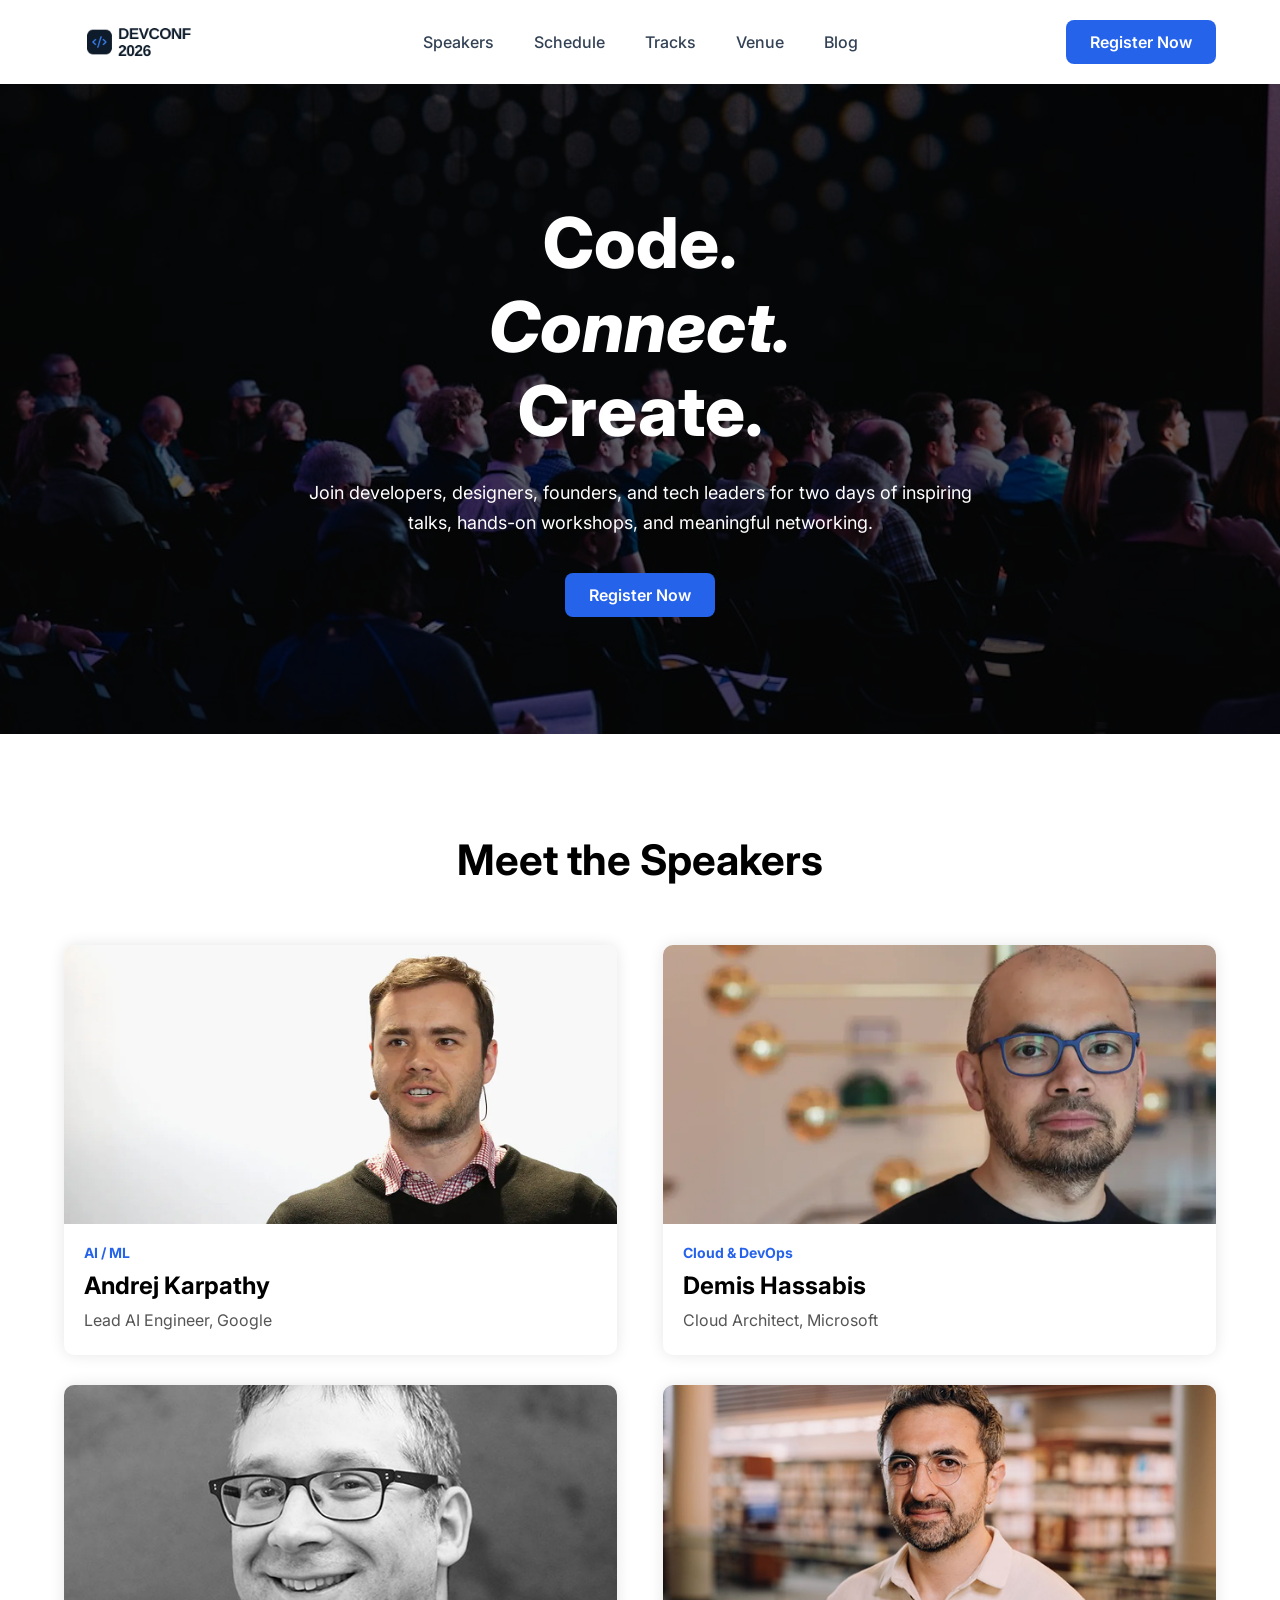
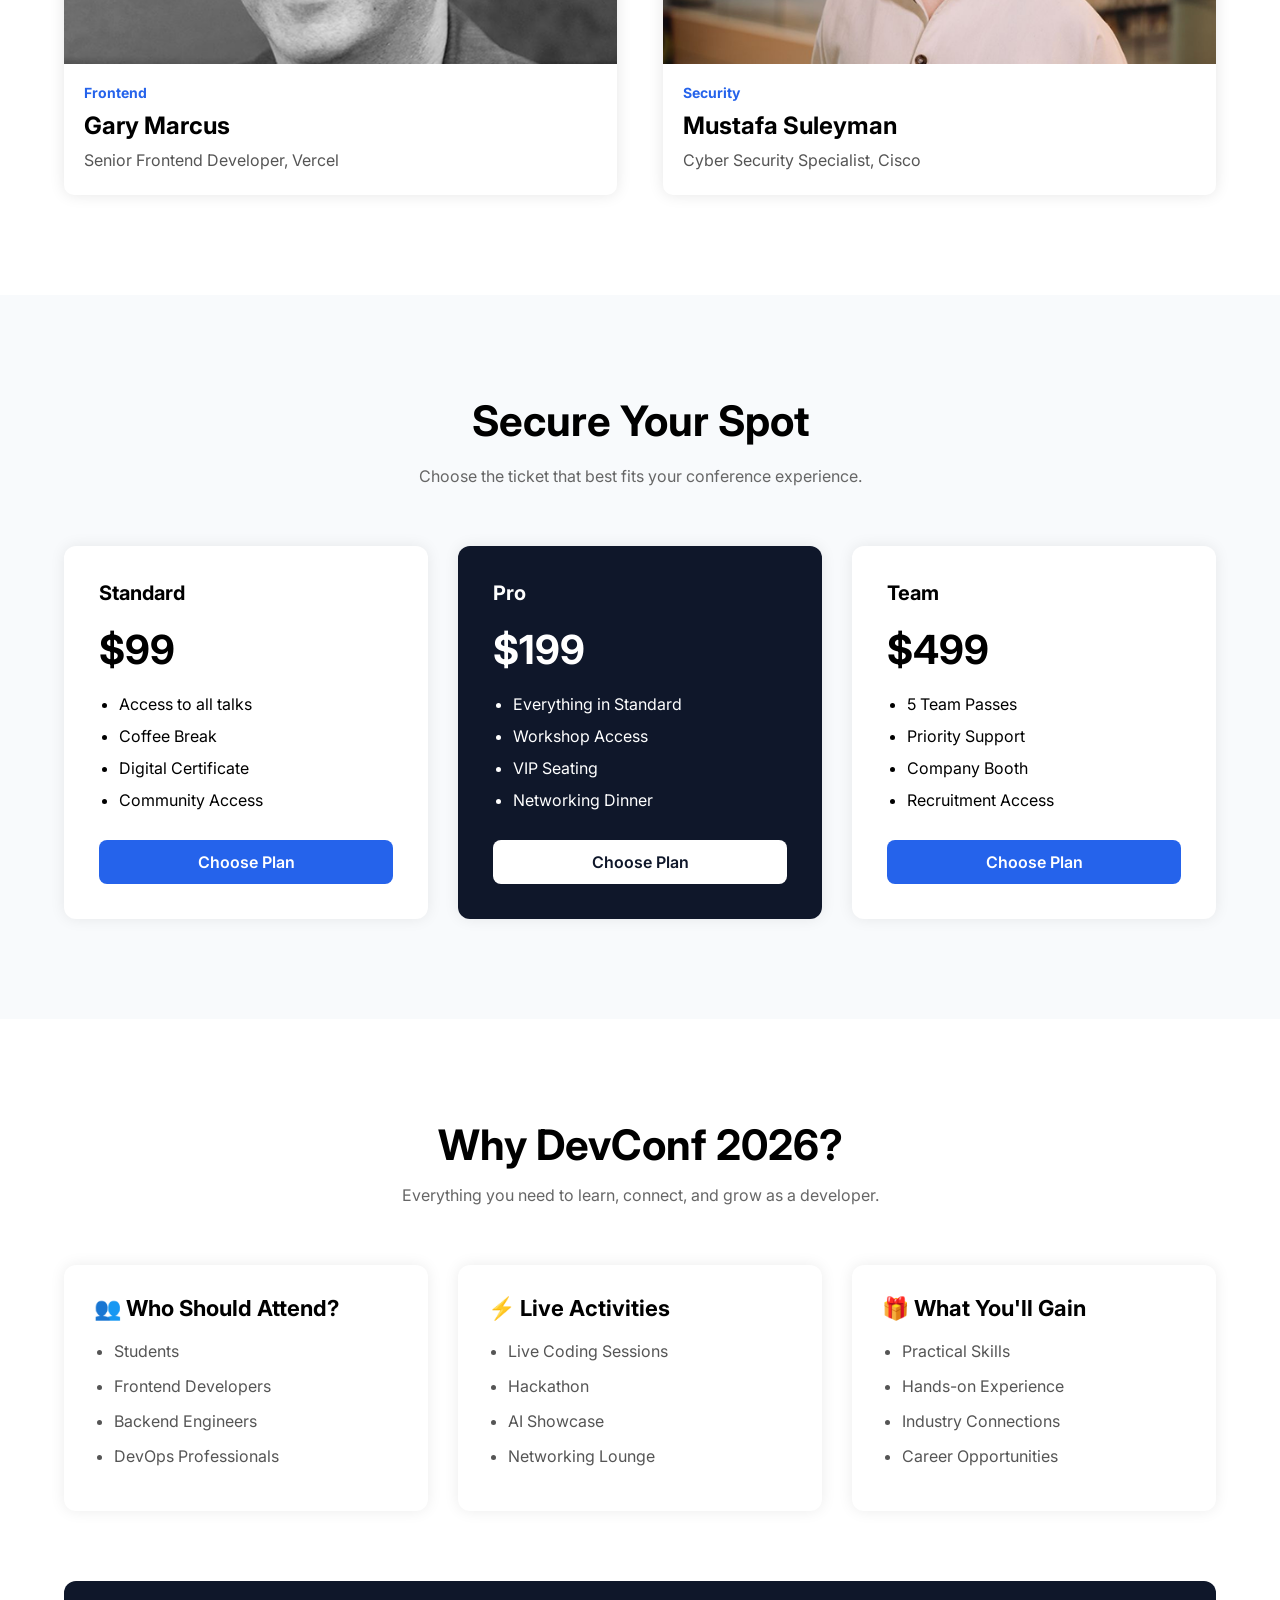
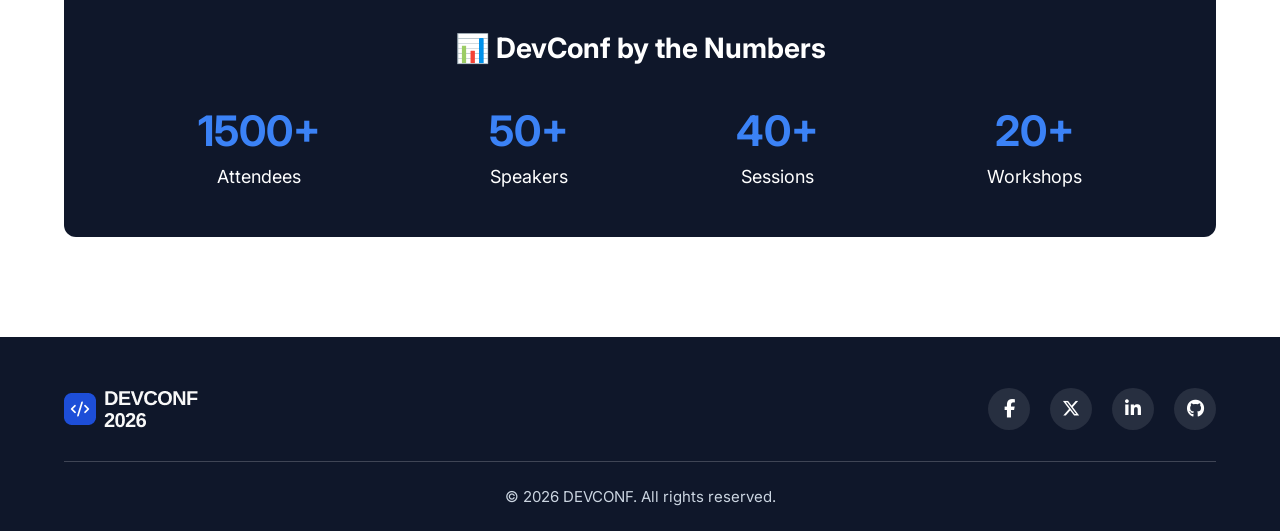
<file: index.html>
<!DOCTYPE html>
<html>
<head>
    <meta charset="UTF-8">
    <meta name="viewport" content="width=device-width, initial-scale=1.0">
    <title>DEVCONF 2026</title>

    <!-- google font -->
    <link rel="preconnect" href="https://fonts.googleapis.com">
    <link rel="preconnect" href="https://fonts.gstatic.com" crossorigin>

    <link href="https://fonts.googleapis.com/css2?family=Inter:wght@300;400;500;600;700;800&display=swap" rel="stylesheet">

   
    <link rel="stylesheet" href="style.css">
    <link rel="stylesheet" href="https://cdnjs.cloudflare.com/ajax/libs/font-awesome/6.7.2/css/all.min.css">
</head>

<body>

    <!--navbar-->

    <nav>

        <div class="container navbar">

           <div class="logo">

    <img src="./images/logo.png" alt="DEVCONF Logo">

    

</div>
            <ul class="menu">
                <li><a href="#">Speakers</a></li>
                <li><a href="#">Schedule</a></li>
                <li><a href="#">Tracks</a></li>
                <li><a href="#">Venue</a></li>
                <li><a href="#">Blog</a></li>
            </ul>

            <a href="#" class="btn">Register Now</a>

        </div>

    </nav>


<!-- Hero Section -->

<div class="hero">

    <div class="overlay">

        <div class="container">

            <div class="hero-content">

                <h1>
                    Code.
                    <br>
                    <span><i>Connect.</i></span>
                    <br>
                    Create.
                </h1>

                <p>
                    Join developers, designers, founders, and tech leaders for two days of inspiring talks, hands-on workshops, and meaningful networking.
                </p>

                <a href="#" class="btn">Register Now</a>

            </div>

        </div>

    </div>

</div>

<!-- Meet the Speakers -->

<div class="speakers">

    <div class="container">

        <h2>Meet the Speakers</h2>

        <div class="speaker-card-container">

    
            <div class="speaker-card">

                <img src="./images/andrej.png" alt="Speaker">

                <h5>AI / ML</h5>

                <h3>Andrej Karpathy</h3>

                <p>Lead AI Engineer, Google</p>

            </div>

            <div class="speaker-card">

                <img src="./images/demis.png" alt="Speaker">

                <h5>Cloud & DevOps</h5>

                <h3>Demis Hassabis</h3>

                <p>Cloud Architect, Microsoft</p>

            </div>


            <div class="speaker-card">

                <img src="./images/gary.png" alt="Speaker">

                <h5>Frontend</h5>

                <h3>Gary Marcus</h3>

                <p>Senior Frontend Developer, Vercel</p>

            </div>


            <div class="speaker-card">

                <img src="./images/mustafa.png" alt="Speaker">

                <h5>Security</h5>

                <h3>Mustafa Suleyman</h3>

                <p>Cyber Security Specialist, Cisco</p>

            </div>

        </div>

    </div>

</div>

<!-- Pricing -->

<div class="pricing">

    <div class="container">

        <h2>Secure Your Spot</h2>

        <p class="pricing-text">
            Choose the ticket that best fits your conference experience.
        </p>

        <div class="pricing-container">

            <!-- Standard -->

            <div class="price-card">

                <h4>Standard</h4>

                <h3>$99</h3>

                <ul>
                    <li>Access to all talks</li>
                    <li>Coffee Break</li>
                    <li>Digital Certificate</li>
                    <li>Community Access</li>
                </ul>

                <a href="#" class="btn">Choose Plan</a>

            </div>

            <!-- Pro -->

            <div class="price-card active">

                <h4>Pro</h4>

                <h3>$199</h3>

                <ul>
                    <li>Everything in Standard</li>
                    <li>Workshop Access</li>
                    <li>VIP Seating</li>
                    <li>Networking Dinner</li>
                </ul>

                <a href="#" class="btn">Choose Plan</a>

            </div>

            <!-- Team -->

            <div class="price-card">

                <h4>Team</h4>

                <h3>$499</h3>

                <ul>
                    <li>5 Team Passes</li>
                    <li>Priority Support</li>
                    <li>Company Booth</li>
                    <li>Recruitment Access</li>
                </ul>

                <a href="#" class="btn">Choose Plan</a>

            </div>

        </div>

    </div>

</div>

<!-- WhySection -->

<div class="why-devconf">

    <div class="container">

        <h2>Why DevConf 2026?</h2>

        <p class="why-text">
            Everything you need to learn, connect, and grow as a developer.
        </p>

        <div class="why-container">

            <div class="why-card">

                <h3>👥 Who Should Attend?</h3>

                <ul>
                    <li>Students</li>
                    <li>Frontend Developers</li>
                    <li>Backend Engineers</li>
                    <li>DevOps Professionals</li>
                </ul>

            </div>

            <div class="why-card">

                <h3>⚡ Live Activities</h3>

                <ul>
                    <li>Live Coding Sessions</li>
                    <li>Hackathon</li>
                    <li>AI Showcase</li>
                    <li>Networking Lounge</li>
                </ul>

            </div>

            <div class="why-card">

                <h3>🎁 What You'll Gain</h3>

                <ul>
                    <li>Practical Skills</li>
                    <li>Hands-on Experience</li>
                    <li>Industry Connections</li>
                    <li>Career Opportunities</li>
                </ul>

            </div>

        </div>

        <div class="stats">

            <h3>📊 DevConf by the Numbers</h3>

            <div class="stats-container">

                <div class="stat-box">
                    <h2>1500+</h2>
                    <p>Attendees</p>
                </div>

                <div class="stat-box">
                    <h2>50+</h2>
                    <p>Speakers</p>
                </div>

                <div class="stat-box">
                    <h2>40+</h2>
                    <p>Sessions</p>
                </div>

                <div class="stat-box">
                    <h2>20+</h2>
                    <p>Workshops</p>
                </div>

            </div>

        </div>

    </div>

</div>



<!-- Footer -->

<div class="footer">

    <div class="container">

        <div class="footer-top">

    <img src="./images/footer-logo.png" alt="DEVCONF Logo" class="footer-logo">
           <div class="social-icons">

    <a href="#"><i class="fa-brands fa-facebook-f"></i></a>

    <a href="#"><i class="fa-brands fa-x-twitter"></i></a>

    <a href="#"><i class="fa-brands fa-linkedin-in"></i></a>

    <a href="#"><i class="fa-brands fa-github"></i></a>

</div>

        </div>

        <hr>

        <p class="copyright">
            © 2026 DEVCONF. All rights reserved.
        </p>

    </div>

</div>


</body>
</html>
</file>
<file: style.css>
*{
    margin:0;
    padding:0;
    box-sizing:border-box;
}

body{
    font-family:'Inter',sans-serif;
}

.container{
    width:90%;
    max-width:1200px;
    margin:auto;
}


nav{
    width:100%;
    background:#ffffff;
    padding:20px 0;
}

.navbar{
    display:flex;
    justify-content:space-between;
    align-items:center;
}

.logo{
    display: flex;
    align-items: center;
    gap: 12px;
}

.logo img{
    width: 150px;
    height: 34px;
    object-fit: contain;
    display: block;
}

.logo-text h3{
    margin: 0;
    font-size: 18px;
    font-weight: 800;
    line-height: 1.1;
    color: #0F172A;
}
.menu{
    display:flex;
    list-style:none;
    gap:40px;
}

.menu li a{
    text-decoration:none;
    color:#334155;
    font-size:16px;
    font-weight:500;
}

.btn{
    text-decoration:none;
    background:#2563EB;
    color:white;
    padding:12px 24px;
    border-radius:8px;
    font-weight:600;
}

.hero{
    background-image: url("./images/banner.jpg");
    background-size: cover;
    background-position: center;
    height: 650px;
}

.overlay{
    width: 100%;
    height: 100%;
    background: rgba(0, 0, 0, 0.6);

    display: flex;
    justify-content: center;
    align-items: center;
}

.hero-content{
    text-align: center;
    color: white;
}

.hero-content h1{
    font-size: 70px;
    font-weight: 800;
    line-height: 1.2;
    margin-bottom: 25px;
}

.hero-content span{
    font-style: italic;
}

.hero-content p{
    width: 700px;
    margin: 0 auto 35px;
    font-size: 18px;
    line-height: 30px;
}

.hero-content .btn{
    display: inline-block;
}


.speakers{
    padding: 100px 0;
}

.speakers h2{
    text-align: center;
    font-size: 42px;
    margin-bottom: 60px;
}

.speaker-card-container{
    display: flex;
    justify-content: space-between;
    flex-wrap: wrap;
    gap: 30px;
}

.speaker-card{
    width: 48%;
    border-radius: 10px;
    overflow: hidden;
    box-shadow: 0 0 15px rgba(0,0,0,.1);
}

.speaker-card img{
    width: 100%;
    display: block;
}

.speaker-card h5{
    color: #2563EB;
    font-size: 14px;
    margin: 20px 20px 10px;
}

.speaker-card h3{
    margin: 0 20px 10px;
    font-size: 24px;
}

.speaker-card p{
    margin: 0 20px 25px;
    color: #555;
}

.pricing{
    padding:100px 0;
    background:#f8fafc;
}

.pricing h2{
    text-align:center;
    font-size:42px;
}

.pricing-text{
    text-align:center;
    color:#666;
    margin:20px 0 60px;
}

.pricing-container{
    display:flex;
    justify-content:space-between;
    gap:30px;
}

.price-card{
    width:33.33%;
    background:#fff;
    padding:35px;
    border-radius:12px;
    box-shadow:0 0 15px rgba(0,0,0,.08);
}

.price-card h4{
    font-size:20px;
}

.price-card h3{
    font-size:40px;
    margin:20px 0;
}

.price-card ul{
    margin-bottom:30px;
    padding-left:20px;
}

.price-card ul li{
    margin-bottom:12px;
}

.price-card .btn{
    display:block;
    text-align:center;
}

.active{
    background:#0f172a;
    color:white;
}

.active .btn{
    background:white;
    color:#0f172a;
}


.why-devconf{
    padding:100px 0;
}

.why-devconf h2{
    text-align:center;
    font-size:42px;
    margin-bottom:15px;
}

.why-text{
    text-align:center;
    color:#666;
    margin-bottom:60px;
}

.why-container{
    display:flex;
    justify-content:space-between;
    gap:30px;
    margin-bottom:70px;
}

.why-card{
    width:33.33%;
    background:#ffffff;
    padding:30px;
    border-radius:12px;
    box-shadow:0 0 15px rgba(0,0,0,.08);
}

.why-card h3{
    margin-bottom:20px;
    font-size:22px;
}

.why-card ul{
    padding-left:20px;
}

.why-card li{
    margin-bottom:15px;
    color:#555;
}

.stats{
    background:#0F172A;
    color:white;
    border-radius:12px;
    padding:50px;
}

.stats h3{
    text-align:center;
    margin-bottom:40px;
    font-size:28px;
}

.stats-container{
    display:flex;
    justify-content:space-around;
    text-align:center;
}

.stat-box h2{
    font-size:42px;
    color:#3B82F6;
    margin-bottom:10px;
}

.stat-box p{
    font-size:18px;
}


.footer{
    background:#0F172A;
    padding:50px 0 25px;
}

.footer-top{
    display:flex;
    justify-content:space-between;
    align-items:center;
    margin-bottom:30px;
}

.footer-top h2{
    color:white;
    font-size:28px;
}

.social-icons{
    display: flex;
    gap: 20px;
}

.social-icons a{
    width: 42px;
    height: 42px;
    background: rgba(255,255,255,0.1);
    color: white;
    border-radius: 50%;

    display: flex;
    justify-content: center;
    align-items: center;

    text-decoration: none;
    font-size: 18px;

    transition: .3s;
}

.social-icons a:hover{
    background: #2563EB;
}
.footer hr{
    border:none;
    border-top:1px solid rgba(255,255,255,.2);
}

.copyright{
    text-align:center;
    color:#cbd5e1;
    margin-top:25px;
    font-size:15px;
}
</file>
